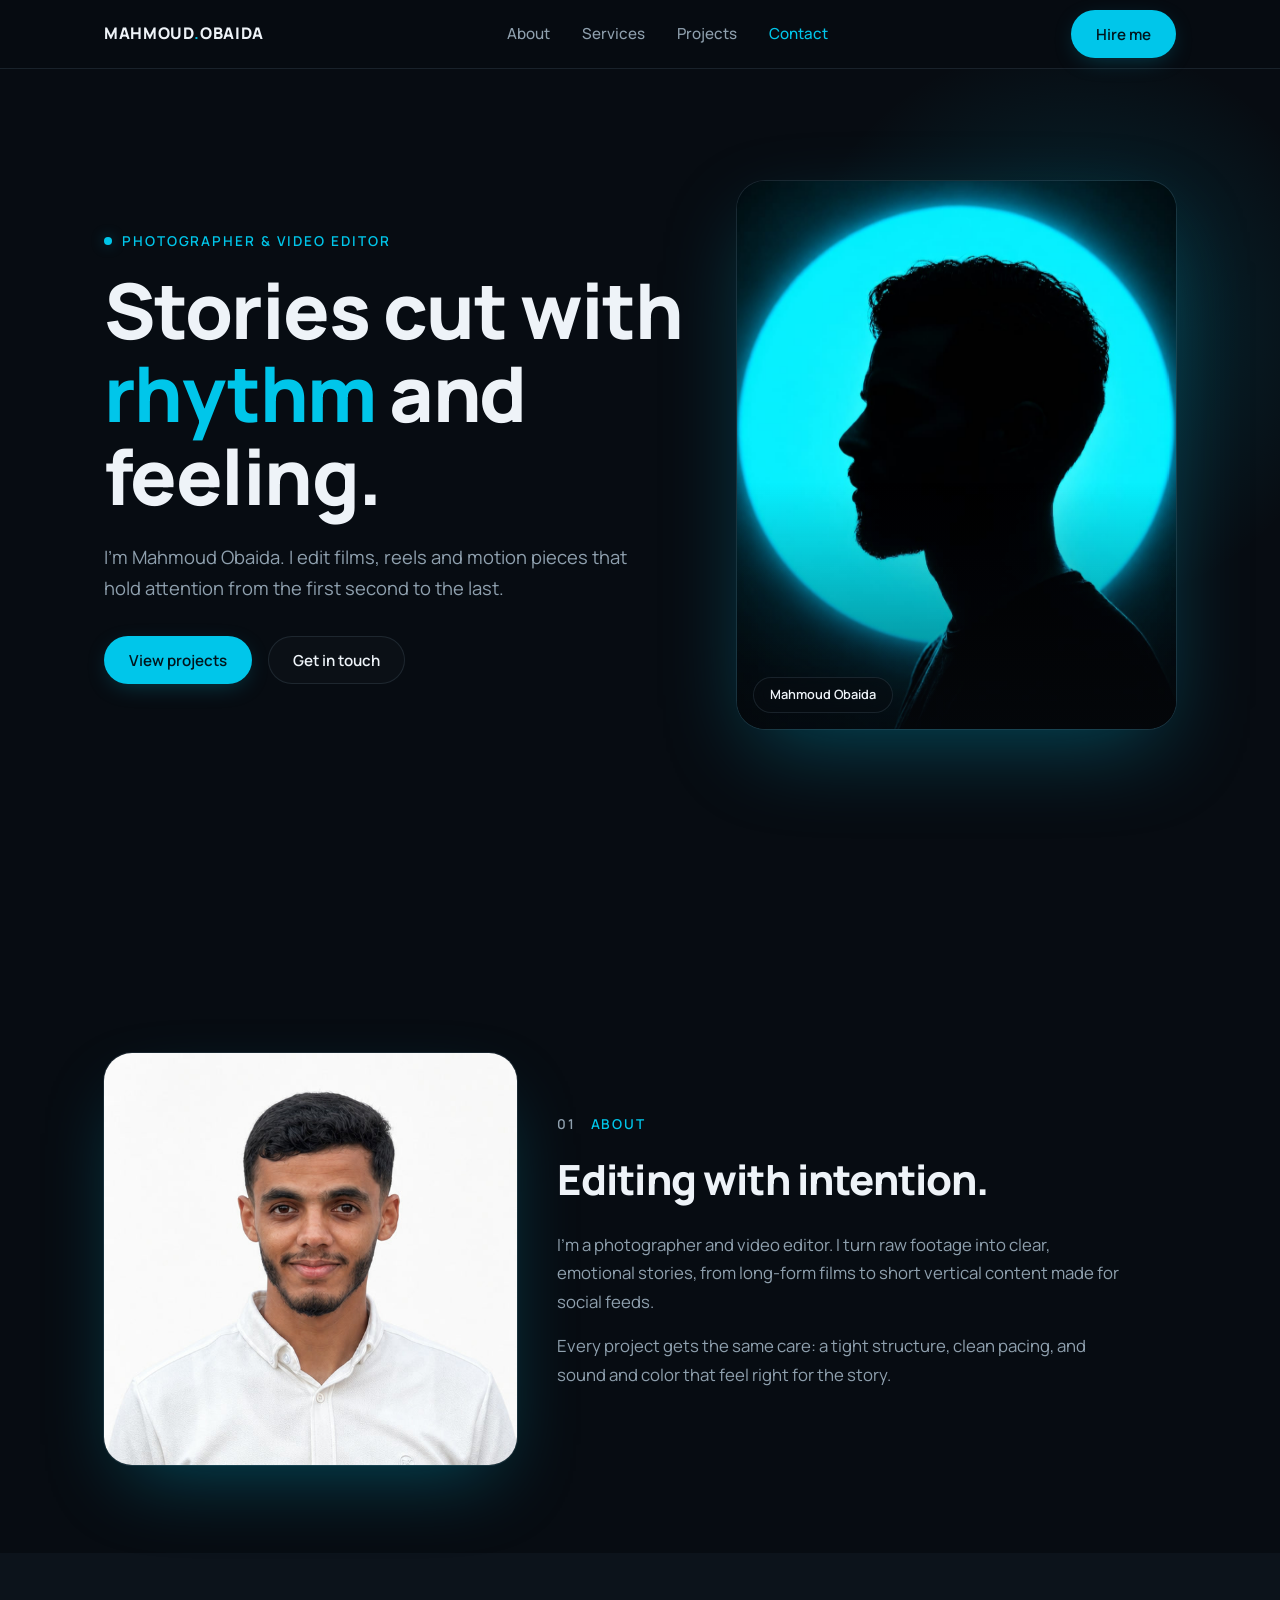
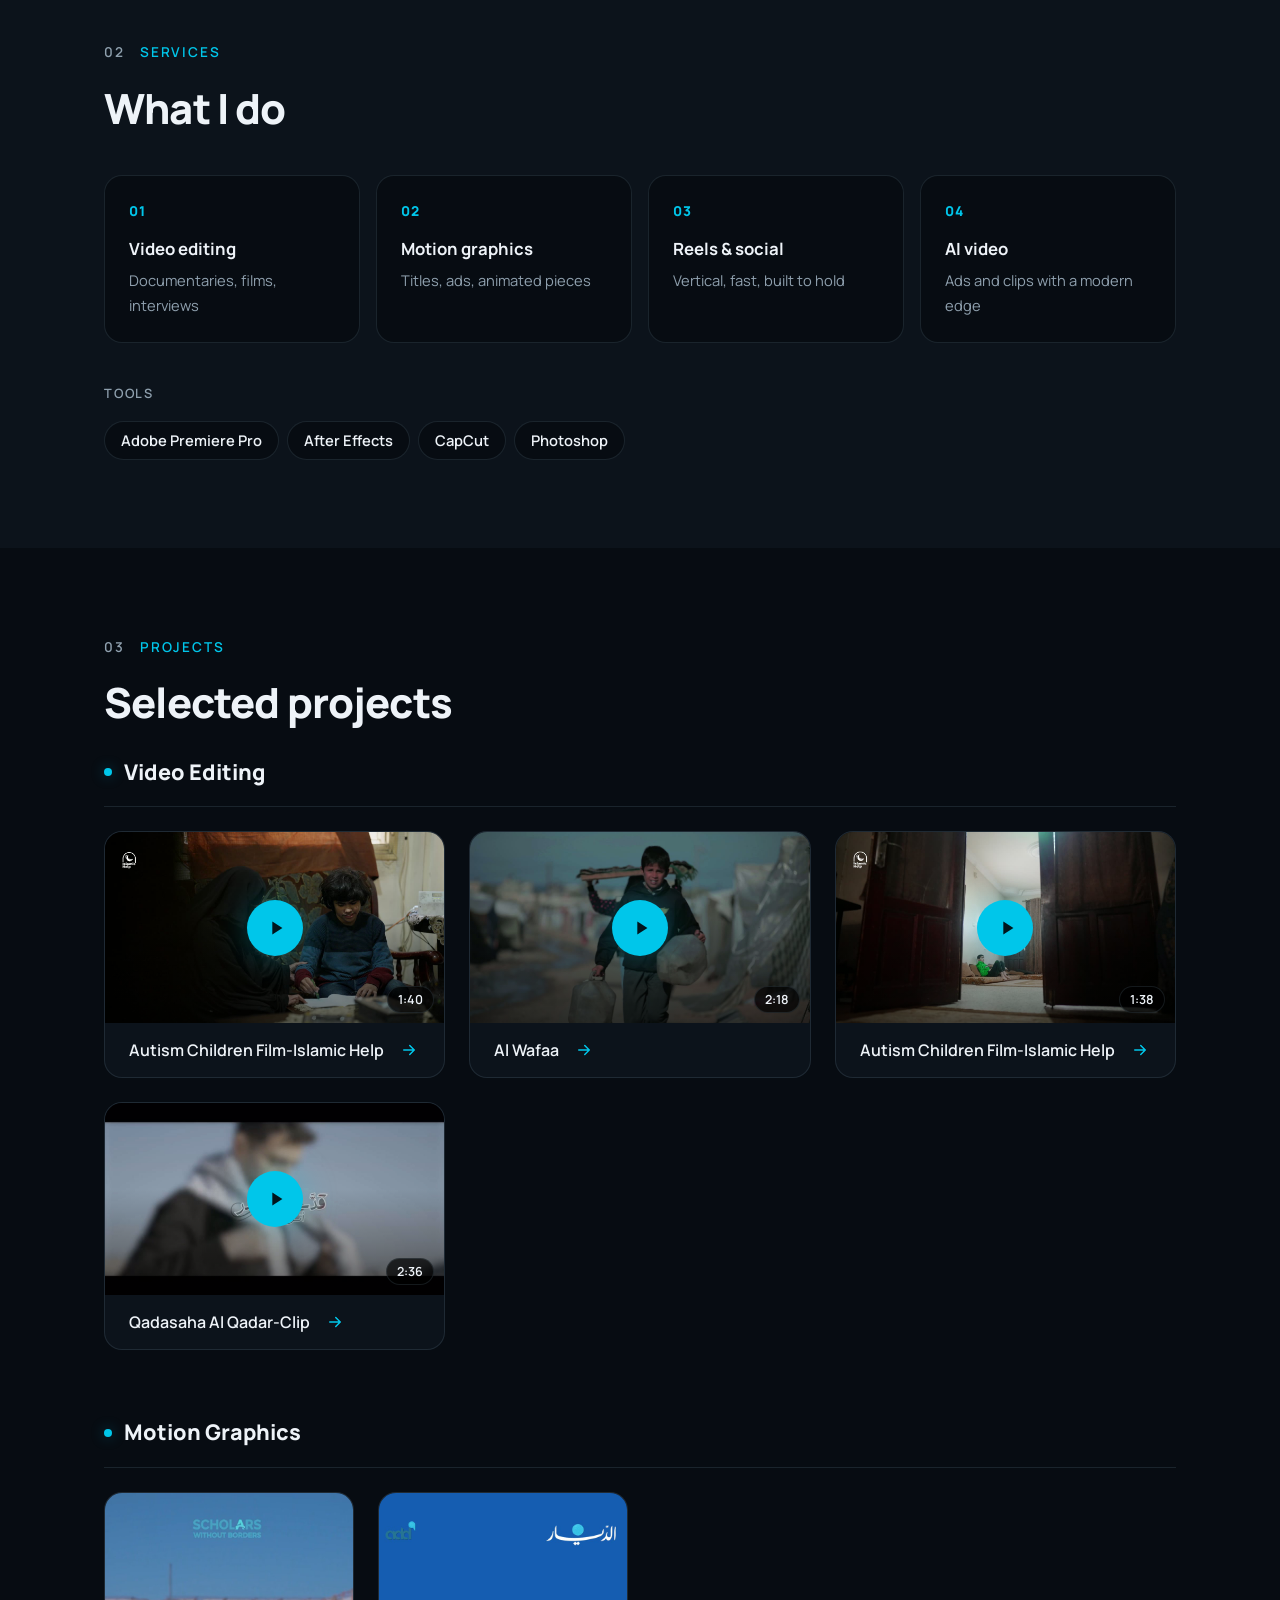
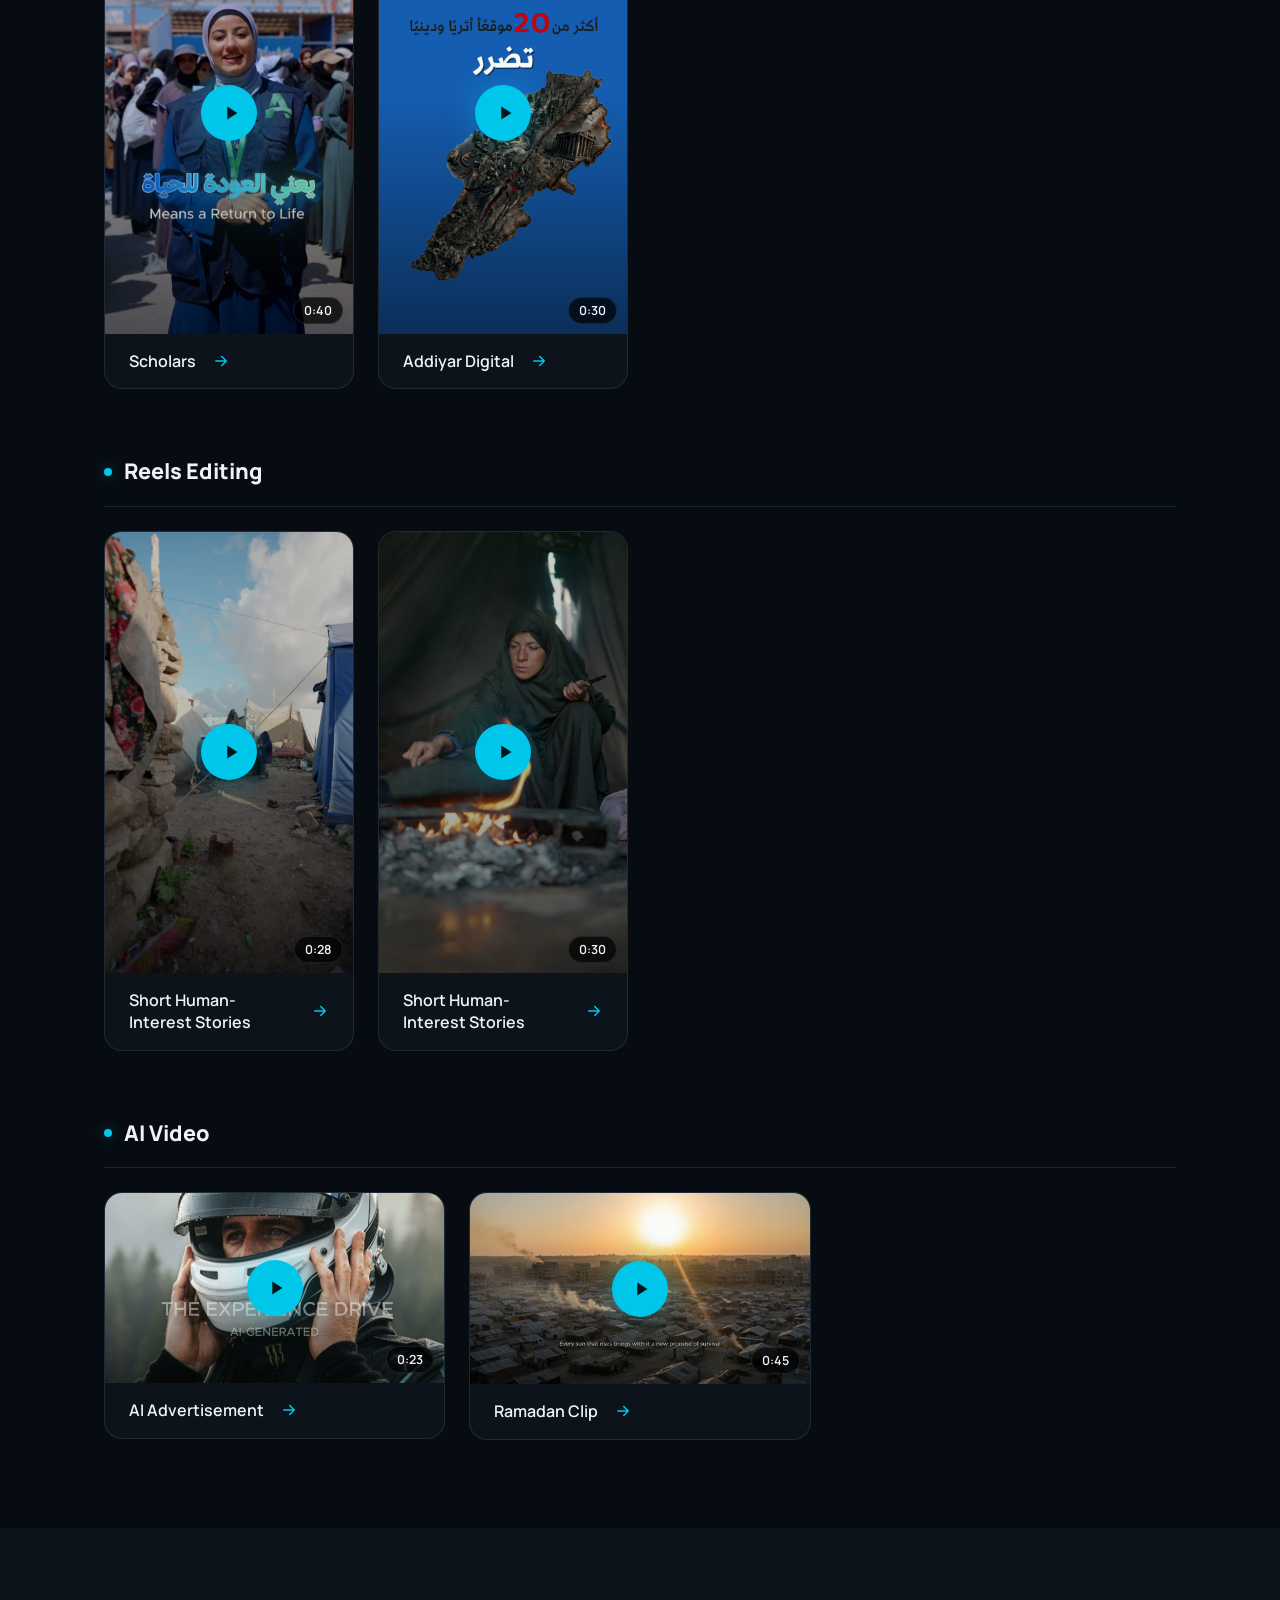
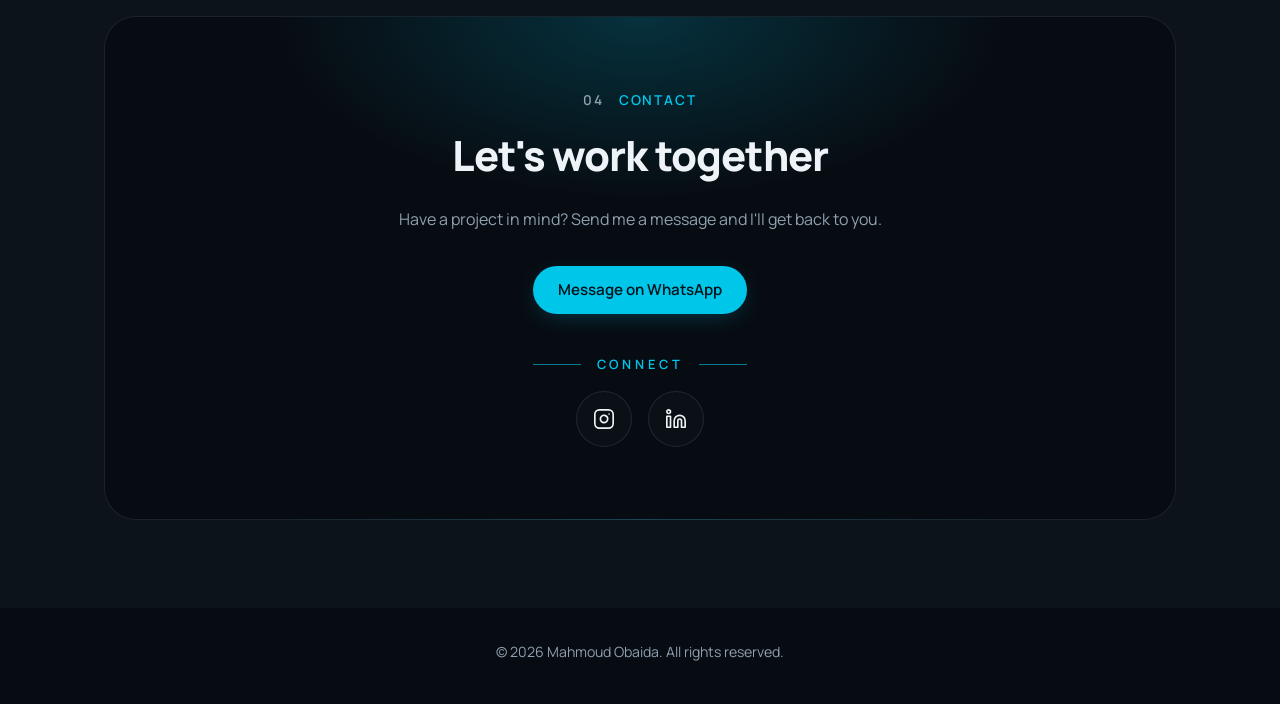
<file: index.html>
<!DOCTYPE html>
<html lang="en">
<head>
<meta charset="UTF-8">
<meta name="viewport" content="width=device-width, initial-scale=1">
<title>Mahmoud Obaida — Photographer & Video Editor</title>
<meta name="description" content="Portfolio of Mahmoud Obaida, photographer and video editor. Video editing, reels, motion graphics and AI-assisted video.">
<meta name="theme-color" content="#070C12">
<link rel="icon" href="favicon.svg" type="image/svg+xml">
<meta property="og:type" content="website">
<meta property="og:title" content="Mahmoud Obaida — Photographer & Video Editor">
<meta property="og:description" content="Video editing, reels, motion graphics and AI-assisted video.">
<meta property="og:image" content="https://mahmoudobaida.github.io/MahmoudObaida/media/photos/hero.jpg">
<meta name="twitter:card" content="summary_large_image">
<link rel="preconnect" href="https://fonts.googleapis.com">
<link rel="preconnect" href="https://fonts.gstatic.com" crossorigin>
<link href="https://fonts.googleapis.com/css2?family=Manrope:wght@400;500;600;800&display=swap" rel="stylesheet">
<link rel="stylesheet" href="css/styles.css">
<script>document.documentElement.classList.add('js')</script>
</head>
<body>
<div class="progress" aria-hidden="true"><i></i></div>

<header>
  <nav class="wrap">
    <a href="#top" class="logo">MAHMOUD<b>.</b>OBAIDA</a>
    <ul id="nav-links">
      <li><a href="#about">About</a></li>
      <li><a href="#services">Services</a></li>
      <li><a href="#projects">Projects</a></li>
      <li><a href="#contact">Contact</a></li>
    </ul>
    <a href="#contact" class="btn btn-primary">Hire me</a>
  </nav>
</header>

<main id="top">
  <section class="hero">
    <div class="wrap">
      <div>
        <p class="eyebrow">Photographer &amp; Video Editor</p>
        <h1>Stories cut with <span>rhythm</span> and feeling.</h1>
        <p class="lead">I'm Mahmoud Obaida. I edit films, reels and motion pieces that hold attention from the first second to the last.</p>
        <div class="actions">
          <a href="#projects" class="btn btn-primary">View projects</a>
          <a href="#contact" class="btn btn-ghost">Get in touch</a>
        </div>
      </div>
      <div class="hero-photo">
        <img src="media/photos/hero.jpeg" alt="Portrait of Mahmoud Obaida in silhouette">
        <span class="tag">Mahmoud Obaida</span>
      </div>
      <div class="timeline" aria-hidden="true">
        <span>00:00</span><span>00:15</span><span>00:30</span><span>00:45</span><span>01:00</span>
        <i class="playhead"></i>
      </div>
    </div>
  </section>

  <section id="about">
    <div class="wrap about">
      <div class="portrait"><img src="media/photos/portrait.jpg" alt="Mahmoud Obaida" loading="lazy"></div>
      <div>
        <p class="kicker"><b>01</b> About</p>
        <h2>Editing with intention.</h2>
        <p>I'm a photographer and video editor. I turn raw footage into clear, emotional stories, from long-form films to short vertical content made for social feeds.</p>
        <p>Every project gets the same care: a tight structure, clean pacing, and sound and color that feel right for the story.</p>
      </div>
    </div>
  </section>

  <section id="services" class="alt">
    <div class="wrap">
      <p class="kicker"><b>02</b> Services</p>
      <h2>What I do</h2>
      <div class="services">
        <div class="service"><em>01</em><b>Video editing</b><span>Documentaries, films, interviews</span></div>
        <div class="service"><em>02</em><b>Motion graphics</b><span>Titles, ads, animated pieces</span></div>
        <div class="service"><em>03</em><b>Reels &amp; social</b><span>Vertical, fast, built to hold</span></div>
        <div class="service"><em>04</em><b>AI video</b><span>Ads and clips with a modern edge</span></div>
      </div>
      <p class="tools-label" hidden>Tools</p>
      <ul class="tools" hidden></ul>
    </div>
  </section>

  <section id="projects">
    <div class="wrap">
      <p class="kicker"><b>03</b> Projects</p>
      <h2>Selected projects</h2>
      <div id="works" aria-live="polite"></div>
    </div>
  </section>

  <section id="contact" class="alt">
    <div class="wrap">
      <div class="contact-box">
        <p class="kicker"><b>04</b> Contact</p>
        <h2>Let's work together</h2>
        <p class="sub">Have a project in mind? Send me a message and I'll get back to you.</p>
        <div class="actions">
          <a class="btn btn-primary" href="https://wa.me/970599190652" target="_blank" rel="noopener">Message on WhatsApp</a>
        </div>
        <p class="connect-label"><span>Connect</span></p>
        <div class="socials">
          <a href="https://www.instagram.com/mahmoudo_editor" target="_blank" rel="noopener" aria-label="Instagram">
            <svg viewBox="0 0 24 24" fill="none" stroke="currentColor" stroke-width="1.8" stroke-linecap="round" stroke-linejoin="round"><rect width="20" height="20" x="2" y="2" rx="5" ry="5"/><path d="M16 11.37A4 4 0 1 1 12.63 8 4 4 0 0 1 16 11.37z"/><line x1="17.5" x2="17.51" y1="6.5" y2="6.5"/></svg>
          </a>
          <a href="https://www.linkedin.com/in/mahmoudo-editor" target="_blank" rel="noopener" aria-label="LinkedIn">
            <svg viewBox="0 0 24 24" fill="none" stroke="currentColor" stroke-width="1.8" stroke-linecap="round" stroke-linejoin="round"><path d="M16 8a6 6 0 0 1 6 6v7h-4v-7a2 2 0 0 0-2-2 2 2 0 0 0-2 2v7h-4v-7a6 6 0 0 1 6-6z"/><rect width="4" height="12" x="2" y="9"/><circle cx="4" cy="4" r="2"/></svg>
          </a>
        </div>
      </div>
    </div>
  </section>
</main>

<footer>© <span id="year"></span> Mahmoud Obaida. All rights reserved.</footer>

<dialog id="lightbox" aria-label="Video player">
  <div class="player" id="player">
    <button class="close" id="close" type="button" aria-label="Close video">✕</button>
    <video id="vid" controls playsinline preload="none" controlslist="nodownload noremoteplayback" disablepictureinpicture oncontextmenu="return false"></video>
    <p class="cap" id="cap"></p>
  </div>
</dialog>

<script src="js/main.js"></script>
</body>
</html>
</file>
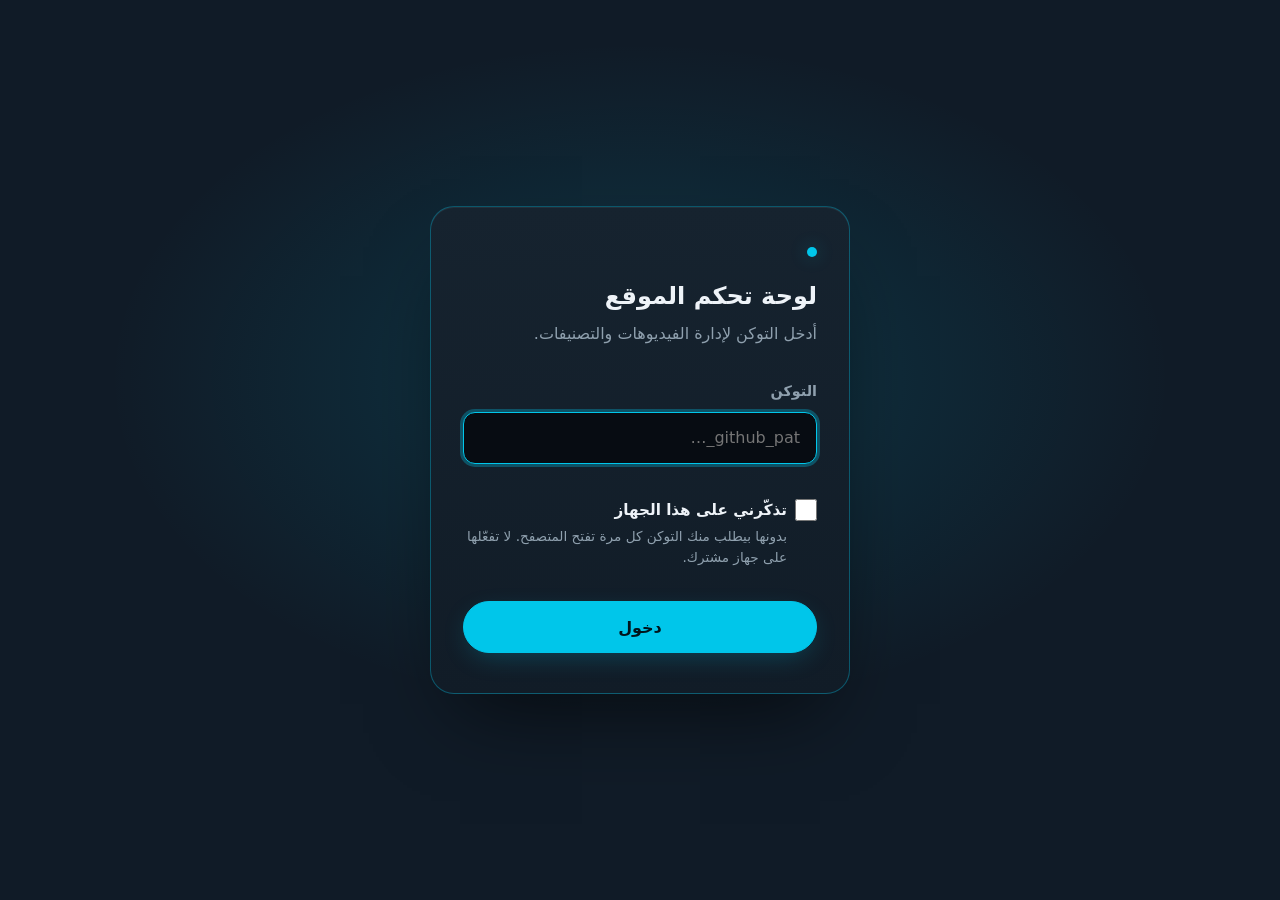
<file: admin/index.html>
<!DOCTYPE html>
<html lang="ar" dir="rtl">
<head>
<meta charset="UTF-8">
<meta name="viewport" content="width=device-width, initial-scale=1">
<meta http-equiv="Content-Security-Policy" content="default-src 'none'; script-src 'self'; style-src 'self' https://fonts.googleapis.com; font-src https://fonts.gstatic.com; img-src 'self' blob: data:; media-src 'self' blob:; connect-src https://api.github.com; base-uri 'none'; form-action 'none'; object-src 'none'">
<meta name="robots" content="noindex, nofollow">
<meta name="theme-color" content="#070C12">
<link rel="icon" href="../favicon.svg" type="image/svg+xml">
<title>لوحة تحكم الموقع</title>
<link rel="preconnect" href="https://fonts.googleapis.com">
<link rel="preconnect" href="https://fonts.gstatic.com" crossorigin>
<link href="https://fonts.googleapis.com/css2?family=Cairo:wght@400;600;800&display=swap" rel="stylesheet">
<link rel="stylesheet" href="admin.css">
</head>
<body>
<div id="app"></div>

<div id="busy" class="busy" hidden role="alert" aria-live="assertive">
  <div class="busy-card">
    <div class="spinner" aria-hidden="true"></div>
    <p id="busy-text">جاري الحفظ…</p>
    <div class="bar"><i id="busy-bar"></i></div>
    <small>لا تسكّر الصفحة حتى ينتهي.</small>
  </div>
</div>

<div id="toasts" class="toasts" aria-live="polite"></div>

<script type="module" src="app.js"></script>
</body>
</html>
</file>
<file: css/styles.css>
/* Mahmoud Obaida portfolio — dark theme, cyan accent. Colors and spacing are the tokens in :root. */
:root {
  --bg: #070C12;
  --surface: #0C131B;
  --surface-2: #121C27;
  --line: rgba(160, 200, 230, .12);
  --text: #EEF3F8;
  --muted: #8FA0AE;
  --accent: #00C6EA;
  --accent-2: #3DD9F5;
  --on-accent: #00151C;
  --glow: rgba(0, 198, 234, .35);
  --radius: 18px;
  --s1: 8px; --s2: 16px; --s3: 24px; --s4: 32px; --s5: 40px;
}
* { box-sizing: border-box; margin: 0; padding: 0; }
html { scroll-behavior: smooth; scroll-padding-top: 80px; }
body {
  font-family: 'Manrope', system-ui, sans-serif;
  background: var(--bg); color: var(--text);
  line-height: 1.7; -webkit-font-smoothing: antialiased; overflow-x: hidden;
}
a { color: inherit; text-decoration: none; }
img, video { display: block; max-width: 100%; }
ul { list-style: none; }
[hidden] { display: none !important; }
.wrap { max-width: 1120px; margin: 0 auto; padding: 0 var(--s3); }

/* Scroll progress bar */
.progress { position: fixed; top: 0; left: 0; right: 0; z-index: 30; height: 3px; pointer-events: none; }
.progress i { display: block; height: 100%; background: var(--accent); box-shadow: 0 0 12px var(--glow); transform-origin: left; transform: scaleX(var(--p, 0)); }

/* Scroll reveal: elements rise into place once, when they enter the viewport.
   Only applied by JS (see main.js), so the page is fully visible without it. */
.js .reveal { opacity: 0; }
.js .reveal.in { opacity: 1; animation: rise .8s cubic-bezier(.2, .8, .2, 1) var(--d, 0ms) backwards; }
.js .reveal--left.in { animation-name: rise-left; }
.js .reveal--right.in { animation-name: rise-right; }
@keyframes rise { from { opacity: 0; transform: translateY(28px); } to { opacity: 1; transform: none; } }
@keyframes rise-left { from { opacity: 0; transform: translateX(-40px); } to { opacity: 1; transform: none; } }
@keyframes rise-right { from { opacity: 0; transform: translateX(40px); } to { opacity: 1; transform: none; } }
.hero-photo.parallax img { transform: translateY(var(--py, 0px)) scale(1.1); will-change: transform; }

/* Header */
header {
  position: sticky; top: 0; z-index: 20;
  background: rgba(7,12,18,.8); backdrop-filter: blur(16px);
  border-bottom: 1px solid var(--line);
}
nav { display: flex; align-items: center; justify-content: space-between; height: 68px; }
.logo { display: inline-flex; align-items: center; min-height: 44px; font-weight: 800; letter-spacing: .04em; }
.logo b { color: var(--accent); }
nav ul { display: flex; gap: var(--s4); }
nav ul a { color: var(--muted); font-weight: 500; font-size: .95rem; transition: color .2s; }
nav ul a:hover, nav ul a.active { color: var(--accent); }

/* Buttons. The ::after streak sweeps right to left every 3 seconds. */
.btn {
  position: relative; overflow: hidden;
  display: inline-flex; align-items: center; justify-content: center; gap: var(--s1);
  min-height: 48px; padding: 0 var(--s3); border-radius: 999px;
  font: 600 .95rem 'Manrope', sans-serif; cursor: pointer; border: 1px solid transparent;
  transition: transform .2s, box-shadow .25s, background .2s, border-color .2s;
}
.btn::after {
  content: ''; position: absolute; top: 0; bottom: 0; left: 0; width: 60%;
  background: linear-gradient(100deg, transparent, var(--shine, rgba(255,255,255,.5)), transparent);
  transform: translateX(170%) skewX(-20deg);
  animation: shine 3s ease-in-out infinite; pointer-events: none;
}
@keyframes shine {
  0%   { transform: translateX(170%) skewX(-20deg); }
  35%  { transform: translateX(-170%) skewX(-20deg); }
  100% { transform: translateX(-170%) skewX(-20deg); }
}
.btn:hover { transform: translateY(-2px); }
.btn-primary { background: var(--accent); color: var(--on-accent); box-shadow: 0 6px 24px -8px var(--glow); }
.btn-primary:hover { background: var(--accent-2); box-shadow: 0 10px 34px -6px var(--glow); }
.btn-ghost { --shine: rgba(255,255,255,.18); border-color: var(--line); color: var(--text); background: rgba(255,255,255,.02); }
.btn-ghost:hover { border-color: var(--accent); }

/* Hero */
.hero { position: relative; padding: 112px 0 72px; overflow: hidden; }
.hero::before {
  content: ''; position: absolute; right: -8%; top: -6%; width: 620px; height: 620px; pointer-events: none;
  background: radial-gradient(circle, rgba(0,198,234,.17), transparent 65%);
}
.hero .wrap { position: relative; display: grid; grid-template-columns: 1.15fr .85fr; gap: var(--s5); align-items: center; }
.hero .timeline { grid-column: 1 / -1; }
.hero-photo {
  position: relative; border-radius: 28px; overflow: hidden; aspect-ratio: 4/5;
  box-shadow: 0 0 0 1px var(--line), 0 30px 90px -20px var(--glow);
}
.hero-photo img { width: 100%; height: 100%; object-fit: cover; }
.hero-photo::after { content: ''; position: absolute; inset: 0; background: linear-gradient(to top, rgba(7,12,18,.55), transparent 45%); }
.hero-photo .tag {
  position: absolute; z-index: 1; left: var(--s2); bottom: var(--s2);
  padding: 6px var(--s2); border-radius: 999px; background: rgba(7,12,18,.6); backdrop-filter: blur(10px);
  border: 1px solid var(--line); font-size: .8rem; font-weight: 600;
}
.eyebrow {
  display: inline-flex; align-items: center; gap: 10px; color: var(--accent);
  font-weight: 600; font-size: .85rem; letter-spacing: .14em; text-transform: uppercase; margin-bottom: var(--s2);
}
.eyebrow::before { content: ''; width: 8px; height: 8px; border-radius: 50%; background: var(--accent); box-shadow: 0 0 14px var(--glow); }
h1 { font-size: clamp(2.6rem, 6.6vw, 4.8rem); font-weight: 800; line-height: 1.08; letter-spacing: -.02em; max-width: 12em; }
h1 span { color: var(--accent); }
.hero .lead { color: var(--muted); font-size: 1.15rem; max-width: 30em; margin: var(--s3) 0 var(--s4); }
.actions { display: flex; gap: var(--s2); flex-wrap: wrap; }

/* Timeline decoration */
.timeline {
  position: relative; display: flex; justify-content: space-between; margin-top: 88px; padding-top: 14px;
  border-top: 1px solid var(--line); color: var(--muted); font-size: .75rem; letter-spacing: .08em;
}
.playhead {
  position: absolute; top: -5px; left: 0; width: 9px; height: 9px; border-radius: 50%;
  background: var(--accent); box-shadow: 0 0 14px var(--glow); animation: scrub 14s linear infinite;
}
@keyframes scrub { from { left: 0; } to { left: calc(100% - 9px); } }

/* Sections */
section { padding: 88px 0; }
.alt { background: var(--surface); }
.kicker { color: var(--accent); font-size: .85rem; font-weight: 600; letter-spacing: .14em; text-transform: uppercase; }
.kicker b { color: var(--muted); font-weight: 600; margin-right: 10px; }
h2 { font-size: clamp(1.9rem, 4vw, 2.6rem); font-weight: 800; letter-spacing: -.02em; margin: var(--s1) 0 var(--s2); }
.sub { color: var(--muted); max-width: 36em; margin-bottom: var(--s4); }

/* About */
.about { display: grid; grid-template-columns: .8fr 1.2fr; gap: var(--s5); align-items: center; }
.portrait { border-radius: 28px; overflow: hidden; aspect-ratio: 1; box-shadow: 0 0 0 1px var(--line), 0 30px 80px -24px var(--glow); }
.portrait img { width: 100%; height: 100%; object-fit: cover; }
.about p:not(.kicker) { color: var(--muted); margin-bottom: var(--s2); font-size: 1.05rem; max-width: 34em; }

/* Services */
.services { display: grid; grid-template-columns: repeat(4, 1fr); gap: var(--s2); margin-top: var(--s4); }
.service {
  display: flex; flex-direction: column; gap: 4px; padding: var(--s3); border-radius: var(--radius);
  background: var(--bg); border: 1px solid var(--line);
}
.service, .tools li { transition: transform .3s cubic-bezier(.2,.8,.2,1), border-color .25s, box-shadow .3s, background .3s; }
.service:hover, .tools li:hover {
  position: relative; z-index: 1; border-color: var(--accent);
  background: linear-gradient(180deg, rgba(0,198,234,.08), var(--bg) 65%);
  box-shadow: 0 0 0 1px var(--accent), 0 0 30px -6px var(--glow), 0 22px 44px -20px var(--glow);
}
.service:hover { transform: translateY(-6px) scale(1.03); }
.tools li:hover { transform: translateY(-3px) scale(1.06); }
.service em { font-style: normal; color: var(--accent); font-weight: 800; font-size: .85rem; letter-spacing: .1em; margin-bottom: var(--s1); }
.service b { font-size: 1.05rem; }
.service span { color: var(--muted); font-size: .92rem; }
.tools-label { margin: var(--s5) 0 var(--s2); color: var(--muted); font-size: .8rem; font-weight: 600; letter-spacing: .14em; text-transform: uppercase; }
.tools { display: flex; flex-wrap: wrap; gap: var(--s1); }
.tools li { padding: 6px var(--s2); border-radius: 999px; border: 1px solid var(--line); background: var(--bg); font-weight: 600; font-size: .92rem; }

/* Projects: one block per category, stacked */
.cat + .cat { margin-top: 64px; }
.cat-head { display: flex; align-items: baseline; gap: 12px; margin-bottom: var(--s3); padding-bottom: var(--s2); border-bottom: 1px solid var(--line); }
.cat-head h3 { display: flex; align-items: center; gap: 12px; font-size: 1.35rem; font-weight: 800; }
.cat-head h3::before { content: ''; width: 8px; height: 8px; border-radius: 50%; background: var(--accent); box-shadow: 0 0 14px var(--glow); }
.grid { display: grid; grid-template-columns: repeat(auto-fill, minmax(320px, 1fr)); gap: var(--s3); align-items: start; }
.grid--vertical { grid-template-columns: repeat(auto-fill, 250px); justify-content: start; }
.card {
  display: flex; flex-direction: column; text-align: left; cursor: pointer; padding: 0;
  border: 1px solid var(--line); border-radius: var(--radius); background: var(--surface); overflow: hidden;
  color: inherit; font: inherit; transition: transform .3s, box-shadow .3s, border-color .3s;
}
.alt .card { background: var(--bg); }
.card:hover { transform: translateY(-4px); border-color: rgba(0,198,234,.55); box-shadow: 0 20px 50px -18px var(--glow); }
.thumb { position: relative; width: 100%; overflow: hidden; background: var(--surface-2); }
.thumb img { width: 100%; height: 100%; object-fit: cover; transition: transform .5s; }
.card:hover .thumb img { transform: scale(1.04); }
.play {
  position: absolute; inset: 0; display: grid; place-items: center;
  background: linear-gradient(to top, rgba(0,0,0,.5), transparent 55%);
}
.play i {
  width: 56px; height: 56px; border-radius: 50%; display: grid; place-items: center;
  background: var(--accent); box-shadow: 0 0 34px var(--glow); transition: transform .25s;
}
.card:hover .play i { transform: scale(1.12); }
.play svg { width: 22px; height: 22px; fill: var(--on-accent); margin-left: 3px; }
.dur { position: absolute; right: 10px; bottom: 10px; padding: 2px 10px; border-radius: 999px; font-size: .78rem; font-weight: 600; background: rgba(0,0,0,.7); border: 1px solid var(--line); }
.meta { display: flex; align-items: center; justify-content: space-between; gap: var(--s2); padding: var(--s2) var(--s3); }
.meta h4 { font-size: 1rem; font-weight: 600; line-height: 1.4; }
.meta svg { flex: none; width: 18px; height: 18px; color: var(--accent); }
.state { color: var(--muted); padding: var(--s4) 0; }

/* Lightbox. Horizontal videos keep their own aspect ratio; vertical ones fill the screen. */
dialog {
  position: fixed; inset: 0; width: 100vw; height: 100dvh; max-width: none; max-height: none;
  border: 0; padding: 0; margin: 0; overflow: hidden; background: transparent; color: var(--text);
}
dialog::backdrop { background: rgba(0,0,0,.96); backdrop-filter: blur(10px); }
.player {
  position: relative; width: 100%; height: 100%; padding: var(--s2);
  display: flex; flex-direction: column; align-items: center; justify-content: center; gap: var(--s2);
}
.player video {
  max-width: min(94vw, 1200px); max-height: 78dvh; border-radius: 14px; background: #000;
  box-shadow: 0 30px 100px -20px var(--glow);
}
.cap { font-weight: 600; text-align: center; }
.close {
  position: absolute; top: var(--s2); right: var(--s2); z-index: 2; width: 44px; height: 44px; border-radius: 50%;
  border: 1px solid var(--line); background: rgba(18,28,39,.88); color: var(--text); cursor: pointer; font-size: 1.2rem;
}
.close:hover { border-color: var(--accent); }
dialog.vertical .player { padding: 0; gap: 0; }
dialog.vertical video { height: 100dvh; width: auto; max-width: 100vw; max-height: none; border-radius: 0; box-shadow: none; }
dialog.vertical .cap {
  position: absolute; top: 0; left: 0; right: 0; z-index: 1; text-align: left; pointer-events: none;
  padding: var(--s3) 84px 56px var(--s3); background: linear-gradient(to bottom, rgba(0,0,0,.72), transparent);
}

/* Contact */
.contact-box {
  text-align: center; padding: 72px var(--s3); border-radius: 32px; border: 1px solid var(--line);
  background: radial-gradient(520px 260px at 50% 0%, rgba(0,198,234,.2), transparent 70%), var(--bg);
}
.contact-box .sub { margin-inline: auto; }
.contact-box .actions { justify-content: center; }
.connect-label { display: flex; align-items: center; justify-content: center; gap: var(--s2); margin: var(--s5) 0 var(--s2); color: var(--accent); font-size: .8rem; font-weight: 600; letter-spacing: .3em; text-transform: uppercase; }
.connect-label::before, .connect-label::after { content: ''; width: 48px; height: 1px; background: var(--accent); opacity: .6; }
.socials { display: flex; justify-content: center; gap: var(--s2); }
.socials a {
  display: grid; place-items: center; width: 56px; height: 56px; border-radius: 50%;
  border: 1px solid var(--line); color: var(--text); background: rgba(255,255,255,.02);
  transition: color .2s, border-color .2s, box-shadow .25s, transform .2s;
}
.socials a:hover { color: var(--accent); border-color: var(--accent); box-shadow: 0 0 28px var(--glow); transform: translateY(-2px); }
.socials svg { width: 22px; height: 22px; }

footer { padding: var(--s4) 0 var(--s5); text-align: center; color: var(--muted); font-size: .88rem; }

@media (max-width: 900px) {
  .services { grid-template-columns: repeat(2, 1fr); }
}
@media (max-width: 720px) {
  nav ul { display: none; }
  .hero { padding: 64px 0 48px; }
  .hero::before { width: 380px; height: 380px; }
  .timeline { margin-top: 56px; }
  section { padding: 64px 0; }
  .hero .wrap, .about { grid-template-columns: 1fr; }
  .hero-photo { order: -1; aspect-ratio: 1; max-height: 340px; }
  .about { gap: var(--s4); }
  .portrait { max-width: 320px; }
  .services { grid-template-columns: 1fr; }
  .grid { grid-template-columns: 1fr; }
  .grid--vertical { grid-template-columns: repeat(2, 1fr); }
  .meta { padding: var(--s2); }
  .contact-box { padding: 48px var(--s2); }
}
:focus-visible { outline: 2px solid var(--accent-2); outline-offset: 3px; }
@media (prefers-reduced-motion: reduce) {
  * { transition: none !important; scroll-behavior: auto !important; }
  .btn::after, .playhead { animation: none; }
  .js .reveal { opacity: 1; }
  .js .reveal.in { animation: none; }
  .btn::after { display: none; }
}
</file>
<file: admin/admin.css>
/* Admin dashboard. Same palette as the site (see ../css/styles.css), right-to-left. */
:root {
  --bg: #070C12;
  --surface: #0C131B;
  --surface-2: #121C27;
  --line: rgba(160, 200, 230, .14);
  --text: #EEF3F8;
  --muted: #8FA0AE;
  --accent: #00C6EA;
  --accent-2: #3DD9F5;
  --on-accent: #00151C;
  --danger: #FF6B6B;
  --ok: #4ADE80;
  --glow: rgba(0, 198, 234, .3);
  --radius: 14px;
  --s1: 8px; --s2: 16px; --s3: 24px; --s4: 32px; --s5: 40px;
}
* { box-sizing: border-box; margin: 0; padding: 0; }
body {
  font-family: 'Cairo', 'Manrope', system-ui, sans-serif; background: var(--bg); color: var(--text);
  line-height: 1.7; -webkit-font-smoothing: antialiased; min-height: 100vh;
  background-image: radial-gradient(600px 360px at 85% -5%, rgba(0,198,234,.12), transparent 70%);
  background-repeat: no-repeat;
}
button, input, select { font: inherit; color: inherit; }
ul { list-style: none; }
a { color: inherit; text-decoration: none; }
.wrap { max-width: 960px; margin: 0 auto; padding: var(--s3) var(--s2) var(--s5); }

/* Type scale: title, section heading, body, small */
h1 { font-size: 1.6rem; font-weight: 800; }
h2 { font-size: 1.2rem; font-weight: 800; }
.muted { color: var(--muted); }
.ltr { direction: ltr; unicode-bidi: isolate; display: inline-block; }
small, .small { font-size: .85rem; color: var(--muted); }

/* Buttons: one primary per screen, everything else quieter */
.btn {
  display: inline-flex; align-items: center; justify-content: center; gap: var(--s1);
  min-height: 44px; padding: 0 var(--s3); border-radius: 999px; cursor: pointer; font-weight: 600;
  border: 1px solid var(--line); background: var(--surface-2); transition: transform .15s, border-color .2s, box-shadow .2s;
}
.btn:hover { border-color: var(--accent); }
.btn:disabled { opacity: .5; cursor: not-allowed; }
.btn-primary { background: var(--accent); color: var(--on-accent); border-color: var(--accent); }
.btn-primary:hover { box-shadow: 0 8px 28px -6px var(--glow); transform: translateY(-1px); }
.btn-danger { color: var(--danger); border-color: rgba(255,107,107,.45); background: transparent; }
.btn-danger:hover { border-color: var(--danger); }
.btn-danger.solid { background: var(--danger); color: #1c0606; border-color: var(--danger); }
.btn-sm { min-height: 44px; padding: 0 var(--s2); font-size: .92rem; }
.icon-btn {
  width: 44px; height: 44px; border-radius: 50%; cursor: pointer; display: grid; place-items: center;
  border: 1px solid var(--line); background: transparent; font-size: 1rem; line-height: 1;
}
.icon-btn:hover:not(:disabled) { border-color: var(--accent); color: var(--accent); }
.icon-btn:disabled { opacity: .35; cursor: not-allowed; }

/* Forms */
label { display: block; font-weight: 600; margin-bottom: 6px; }
input[type=text], input[type=password], select {
  width: 100%; min-height: 48px; padding: 0 var(--s2); border-radius: 12px; background: var(--bg);
  border: 1px solid var(--line); outline: none;
}
input:focus, select:focus { border-color: var(--accent); box-shadow: 0 0 0 3px var(--glow); }
.field { margin-bottom: var(--s2); }
.block { width: 100%; }
.check { display: flex; align-items: flex-start; gap: var(--s1); margin: var(--s2) 0; cursor: pointer; }
.check input { width: 22px; height: 22px; margin-top: 4px; flex: none; accent-color: var(--accent); }
.check small { display: block; font-weight: 400; }
.error-text { color: var(--danger); font-size: .9rem; margin-top: 6px; }

/* Login */
/* Login: a lighter backdrop and a card that floats with a soft cyan glow around it. */
.gate {
  min-height: 100dvh; display: grid; place-items: center; padding: var(--s4) var(--s3);
  background: radial-gradient(760px 480px at 50% 42%, rgba(0,198,234,.16), transparent 70%), #101B27;
}
.float { position: relative; width: min(420px, 100%); animation: float 6s ease-in-out infinite; }
.float::before {
  content: ''; position: absolute; z-index: -1; inset: 0; border-radius: 28px; filter: blur(26px);
  background: linear-gradient(135deg, rgba(0,198,234,.7), rgba(0,198,234,.15) 45%, rgba(61,217,245,.55));
  animation: glow 4s ease-in-out infinite;
}
@keyframes float { 0%, 100% { transform: translateY(0); } 50% { transform: translateY(-10px); } }
@keyframes glow { 0%, 100% { opacity: .38; } 50% { opacity: .68; } }
.login {
  display: grid; gap: var(--s4); padding: var(--s5) var(--s4); border-radius: 24px;
  background: linear-gradient(180deg, #16232F, #111C27); border: 1px solid rgba(0,198,234,.35);
  box-shadow: 0 1px 0 rgba(255,255,255,.06) inset, 0 40px 80px -30px rgba(0,0,0,.65);
}
.login-head { display: grid; gap: var(--s1); }
.login-head::before { content: ''; width: 10px; height: 10px; margin-bottom: var(--s2); border-radius: 50%; background: var(--accent); box-shadow: 0 0 18px var(--glow); }
.login h1 { font-size: 1.5rem; line-height: 1.3; }
.login .field { margin: 0; display: grid; gap: var(--s1); }
.login .field label { margin: 0; color: var(--muted); font-size: .9rem; }
.login input[type=password] { min-height: 52px; }
.login .error-text { margin: 0; }
.login .error-text:empty { display: none; }
.login .check { margin: 0; align-items: flex-start; color: var(--text); }
.login .check input { margin: 3px 0 0; }
.login .check b { font-weight: 600; font-size: .95rem; }
.login .check small { margin-top: 2px; line-height: 1.6; }
.login .btn { min-height: 52px; }
.login .btn-primary { box-shadow: 0 8px 28px -8px var(--glow); }

/* Header + tabs */
.top { display: flex; align-items: center; justify-content: space-between; gap: var(--s2); flex-wrap: wrap; margin-bottom: var(--s3); }
.top .links { display: flex; gap: var(--s1); flex-wrap: wrap; }
.tabs { display: flex; gap: var(--s1); border-bottom: 1px solid var(--line); margin-bottom: var(--s3); }
.tab { min-height: 48px; padding: 0 var(--s3); background: none; border: 0; border-bottom: 3px solid transparent; color: var(--muted); font-weight: 600; cursor: pointer; }
.tab[aria-selected="true"] { color: var(--accent); border-bottom-color: var(--accent); }
.toolbar { display: flex; align-items: center; justify-content: space-between; gap: var(--s2); flex-wrap: wrap; margin-bottom: var(--s3); }

/* Lists */
.group + .group { margin-top: var(--s4); }
.group-head { display: flex; align-items: baseline; gap: var(--s1); margin-bottom: var(--s2); }
.rows { display: grid; gap: var(--s1); }
.row {
  display: grid; grid-template-columns: auto 1fr auto; align-items: center; gap: var(--s2);
  padding: var(--s1) var(--s2); border: 1px solid var(--line); border-radius: var(--radius); background: var(--surface);
}
.row.cat { grid-template-columns: 1fr auto; padding: var(--s2); }
.thumb { width: 72px; aspect-ratio: 16/9; border-radius: 8px; overflow: hidden; background: var(--surface-2); display: grid; place-items: center; color: var(--muted); font-size: .7rem; }
.thumb.vertical { width: 44px; aspect-ratio: 9/16; }
.thumb img { width: 100%; height: 100%; object-fit: cover; }
.row-title { font-weight: 600; overflow-wrap: anywhere; }
.actions { display: flex; gap: 6px; flex-wrap: wrap; justify-content: flex-end; }
.empty { text-align: center; padding: var(--s5) var(--s3); border: 1px dashed var(--line); border-radius: var(--radius); }
.empty h2 { margin-bottom: 4px; }
.empty p { color: var(--muted); margin-bottom: var(--s3); }
.storage { font-size: .85rem; color: var(--muted); }
.storage.warn { color: var(--danger); }
.add-cat { display: flex; gap: var(--s1); margin-bottom: var(--s3); }
.add-cat input { flex: 1; }

/* Dialogs */
dialog.modal {
  width: min(560px, calc(100vw - 32px)); max-height: calc(100dvh - 32px); overflow: auto; margin: auto;
  padding: var(--s3); border: 1px solid var(--line); border-radius: 20px; background: var(--surface); color: var(--text);
}
dialog.modal::backdrop { background: rgba(0,0,0,.75); backdrop-filter: blur(4px); }
.modal-head { display: flex; align-items: center; justify-content: space-between; margin-bottom: var(--s3); }
.modal-actions { display: flex; gap: var(--s1); justify-content: flex-start; margin-top: var(--s3); flex-wrap: wrap; }
.drop {
  display: grid; place-items: center; text-align: center; gap: 4px; padding: var(--s4) var(--s2); cursor: pointer;
  border: 2px dashed var(--line); border-radius: var(--radius); background: var(--bg); transition: border-color .2s;
}
.drop:hover, .drop.over { border-color: var(--accent); }
.drop input { display: none; }
.preview { display: grid; gap: var(--s1); justify-items: center; margin-bottom: var(--s2); }
.preview video { max-width: 100%; max-height: 38vh; border-radius: 12px; background: #000; }
.poster-row { display: flex; align-items: center; gap: var(--s2); flex-wrap: wrap; justify-content: center; }
.poster-row img { height: 64px; border-radius: 8px; border: 1px solid var(--line); }
.notice { padding: var(--s1) var(--s2); border-radius: 12px; border: 1px solid var(--line); background: var(--bg); font-size: .92rem; }
.notice.bad { border-color: rgba(255,107,107,.5); color: var(--danger); }

/* Busy overlay + toasts */
.busy { position: fixed; inset: 0; z-index: 50; display: grid; place-items: center; background: rgba(0,0,0,.8); backdrop-filter: blur(4px); }
.busy[hidden] { display: none; }
.busy-card { width: min(420px, calc(100vw - 32px)); padding: var(--s4) var(--s3); text-align: center; border-radius: 20px; background: var(--surface); border: 1px solid var(--line); display: grid; gap: var(--s2); justify-items: center; }
.spinner { width: 36px; height: 36px; border-radius: 50%; border: 3px solid var(--line); border-top-color: var(--accent); animation: spin .9s linear infinite; }
@keyframes spin { to { transform: rotate(360deg); } }
.bar { width: 100%; height: 8px; border-radius: 999px; background: var(--surface-2); overflow: hidden; }
.bar i { display: block; height: 100%; width: 0; background: var(--accent); transition: width .3s; }
.toasts { position: fixed; z-index: 60; inset-inline: 0; bottom: var(--s3); display: grid; gap: var(--s1); justify-items: center; pointer-events: none; padding: 0 var(--s2); }
.toast { pointer-events: auto; max-width: 560px; padding: 12px var(--s3); border-radius: 14px; background: var(--surface-2); border: 1px solid var(--line); box-shadow: 0 16px 40px rgba(0,0,0,.5); }
.toast.ok { border-color: rgba(74,222,128,.55); }
.toast.bad { border-color: rgba(255,107,107,.6); }

:focus-visible { outline: 2px solid var(--accent-2); outline-offset: 2px; }
@media (max-width: 600px) {
  .row { grid-template-columns: auto 1fr; }
  .row .actions { grid-column: 1 / -1; justify-content: flex-start; }
  .row.cat { grid-template-columns: 1fr; }
  .tab { padding: 0 var(--s2); }
  .modal-actions .btn { flex: 1; }
}
@media (prefers-reduced-motion: reduce) { * { transition: none !important; animation: none !important; } .float::before { opacity: .5; } }
</file>
